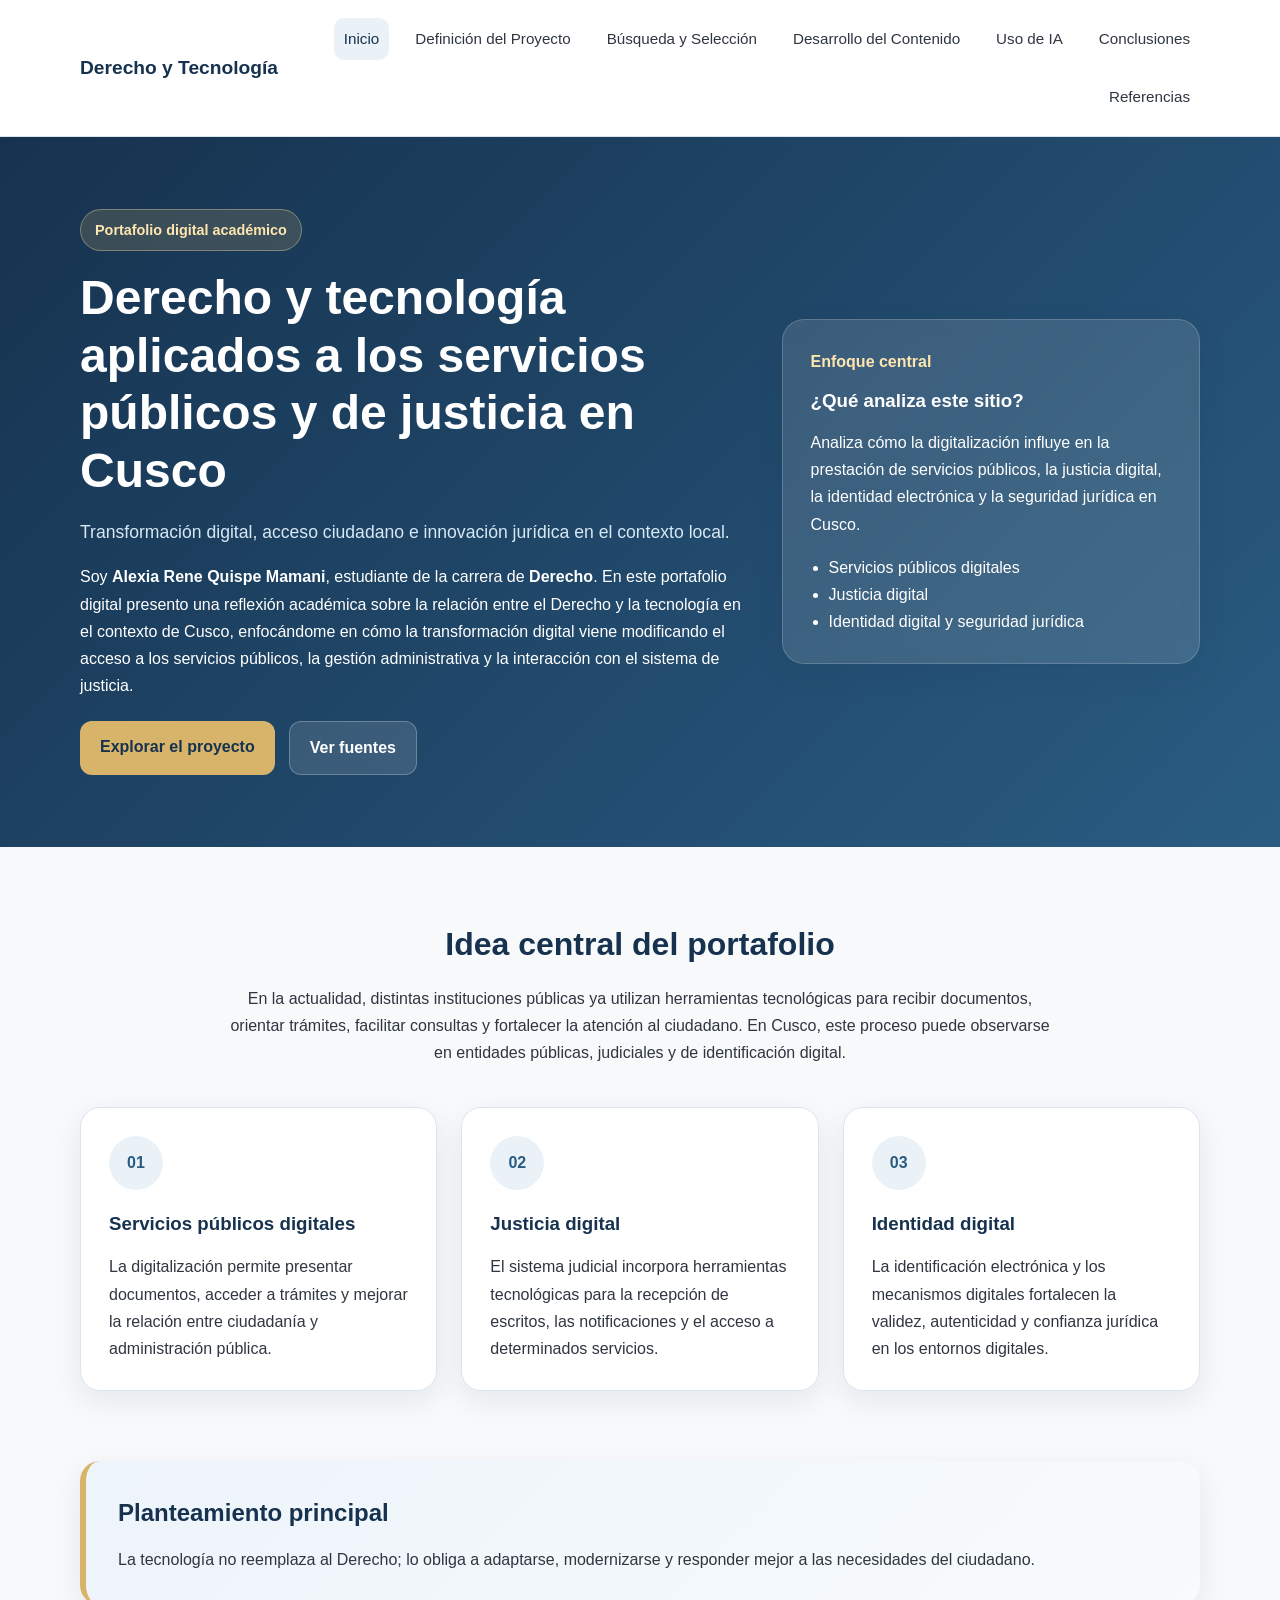
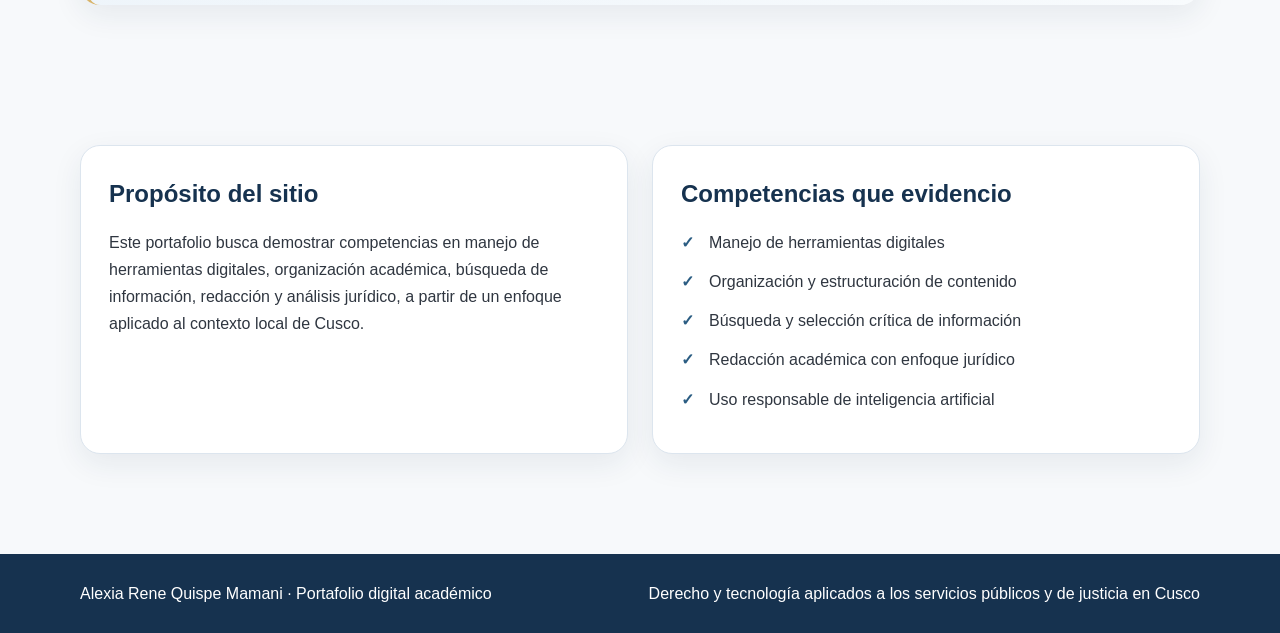
<file: index.html>
<!DOCTYPE html>
<html lang="es">
<head>
  <meta charset="UTF-8">
  <meta name="viewport" content="width=device-width, initial-scale=1.0">
  <title>Derecho y tecnología en Cusco</title>
  <link rel="stylesheet" href="style.css">
</head>
<body>
  <header class="site-header">
    <div class="container nav-container">
      <a href="index.html" class="logo">Derecho y Tecnología</a>
      <nav class="nav">
        <a href="index.html" class="active">Inicio</a>
        <a href="proyecto.html">Definición del Proyecto</a>
        <a href="busqueda.html">Búsqueda y Selección</a>
        <a href="contenido.html">Desarrollo del Contenido</a>
        <a href="ia.html">Uso de IA</a>
        <a href="conclusiones.html">Conclusiones</a>
        <a href="referencias.html">Referencias</a>
      </nav>
    </div>
  </header>

  <main>
    <section class="hero">
      <div class="container hero-grid">
        <div class="hero-text">
          <span class="badge">Portafolio digital académico</span>
          <h1>Derecho y tecnología aplicados a los servicios públicos y de justicia en Cusco</h1>
          <p class="subtitle">
            Transformación digital, acceso ciudadano e innovación jurídica en el contexto local.
          </p>
          <p>
            Soy <strong>Alexia Rene Quispe Mamani</strong>, estudiante de la carrera de
            <strong>Derecho</strong>. En este portafolio digital presento una reflexión académica
            sobre la relación entre el Derecho y la tecnología en el contexto de Cusco,
            enfocándome en cómo la transformación digital viene modificando el acceso a los
            servicios públicos, la gestión administrativa y la interacción con el sistema de justicia.
          </p>
          <div class="hero-actions">
            <a href="proyecto.html" class="btn btn-primary">Explorar el proyecto</a>
            <a href="referencias.html" class="btn btn-secondary">Ver fuentes</a>
          </div>
        </div>

        <div class="hero-card">
          <div class="hero-card-top">Enfoque central</div>
          <h3>¿Qué analiza este sitio?</h3>
          <p>
            Analiza cómo la digitalización influye en la prestación de servicios públicos,
            la justicia digital, la identidad electrónica y la seguridad jurídica en Cusco.
          </p>
          <ul>
            <li>Servicios públicos digitales</li>
            <li>Justicia digital</li>
            <li>Identidad digital y seguridad jurídica</li>
          </ul>
        </div>
      </div>
    </section>

    <section class="section">
      <div class="container">
        <div class="section-heading">
          <h2>Idea central del portafolio</h2>
          <p>
            En la actualidad, distintas instituciones públicas ya utilizan herramientas
            tecnológicas para recibir documentos, orientar trámites, facilitar consultas
            y fortalecer la atención al ciudadano. En Cusco, este proceso puede observarse
            en entidades públicas, judiciales y de identificación digital.
          </p>
        </div>

        <div class="cards">
          <article class="card">
            <div class="icon-circle">01</div>
            <h3>Servicios públicos digitales</h3>
            <p>
              La digitalización permite presentar documentos, acceder a trámites y mejorar
              la relación entre ciudadanía y administración pública.
            </p>
          </article>

          <article class="card">
            <div class="icon-circle">02</div>
            <h3>Justicia digital</h3>
            <p>
              El sistema judicial incorpora herramientas tecnológicas para la recepción de
              escritos, las notificaciones y el acceso a determinados servicios.
            </p>
          </article>

          <article class="card">
            <div class="icon-circle">03</div>
            <h3>Identidad digital</h3>
            <p>
              La identificación electrónica y los mecanismos digitales fortalecen la validez,
              autenticidad y confianza jurídica en los entornos digitales.
            </p>
          </article>
        </div>
      </div>
    </section>

    <section class="section section-highlight">
      <div class="container highlight-box">
        <h2>Planteamiento principal</h2>
        <p>
          La tecnología no reemplaza al Derecho; lo obliga a adaptarse, modernizarse y
          responder mejor a las necesidades del ciudadano.
        </p>
      </div>
    </section>

    <section class="section">
      <div class="container two-columns">
        <div class="content-box">
          <h2>Propósito del sitio</h2>
          <p>
            Este portafolio busca demostrar competencias en manejo de herramientas digitales,
            organización académica, búsqueda de información, redacción y análisis jurídico,
            a partir de un enfoque aplicado al contexto local de Cusco.
          </p>
        </div>

        <div class="content-box">
          <h2>Competencias que evidencio</h2>
          <ul class="check-list">
            <li>Manejo de herramientas digitales</li>
            <li>Organización y estructuración de contenido</li>
            <li>Búsqueda y selección crítica de información</li>
            <li>Redacción académica con enfoque jurídico</li>
            <li>Uso responsable de inteligencia artificial</li>
          </ul>
        </div>
      </div>
    </section>
  </main>

  <footer class="site-footer">
    <div class="container footer-content">
      <p>Alexia Rene Quispe Mamani · Portafolio digital académico</p>
      <p>Derecho y tecnología aplicados a los servicios públicos y de justicia en Cusco</p>
    </div>
  </footer>
</body>
</html>
</file>
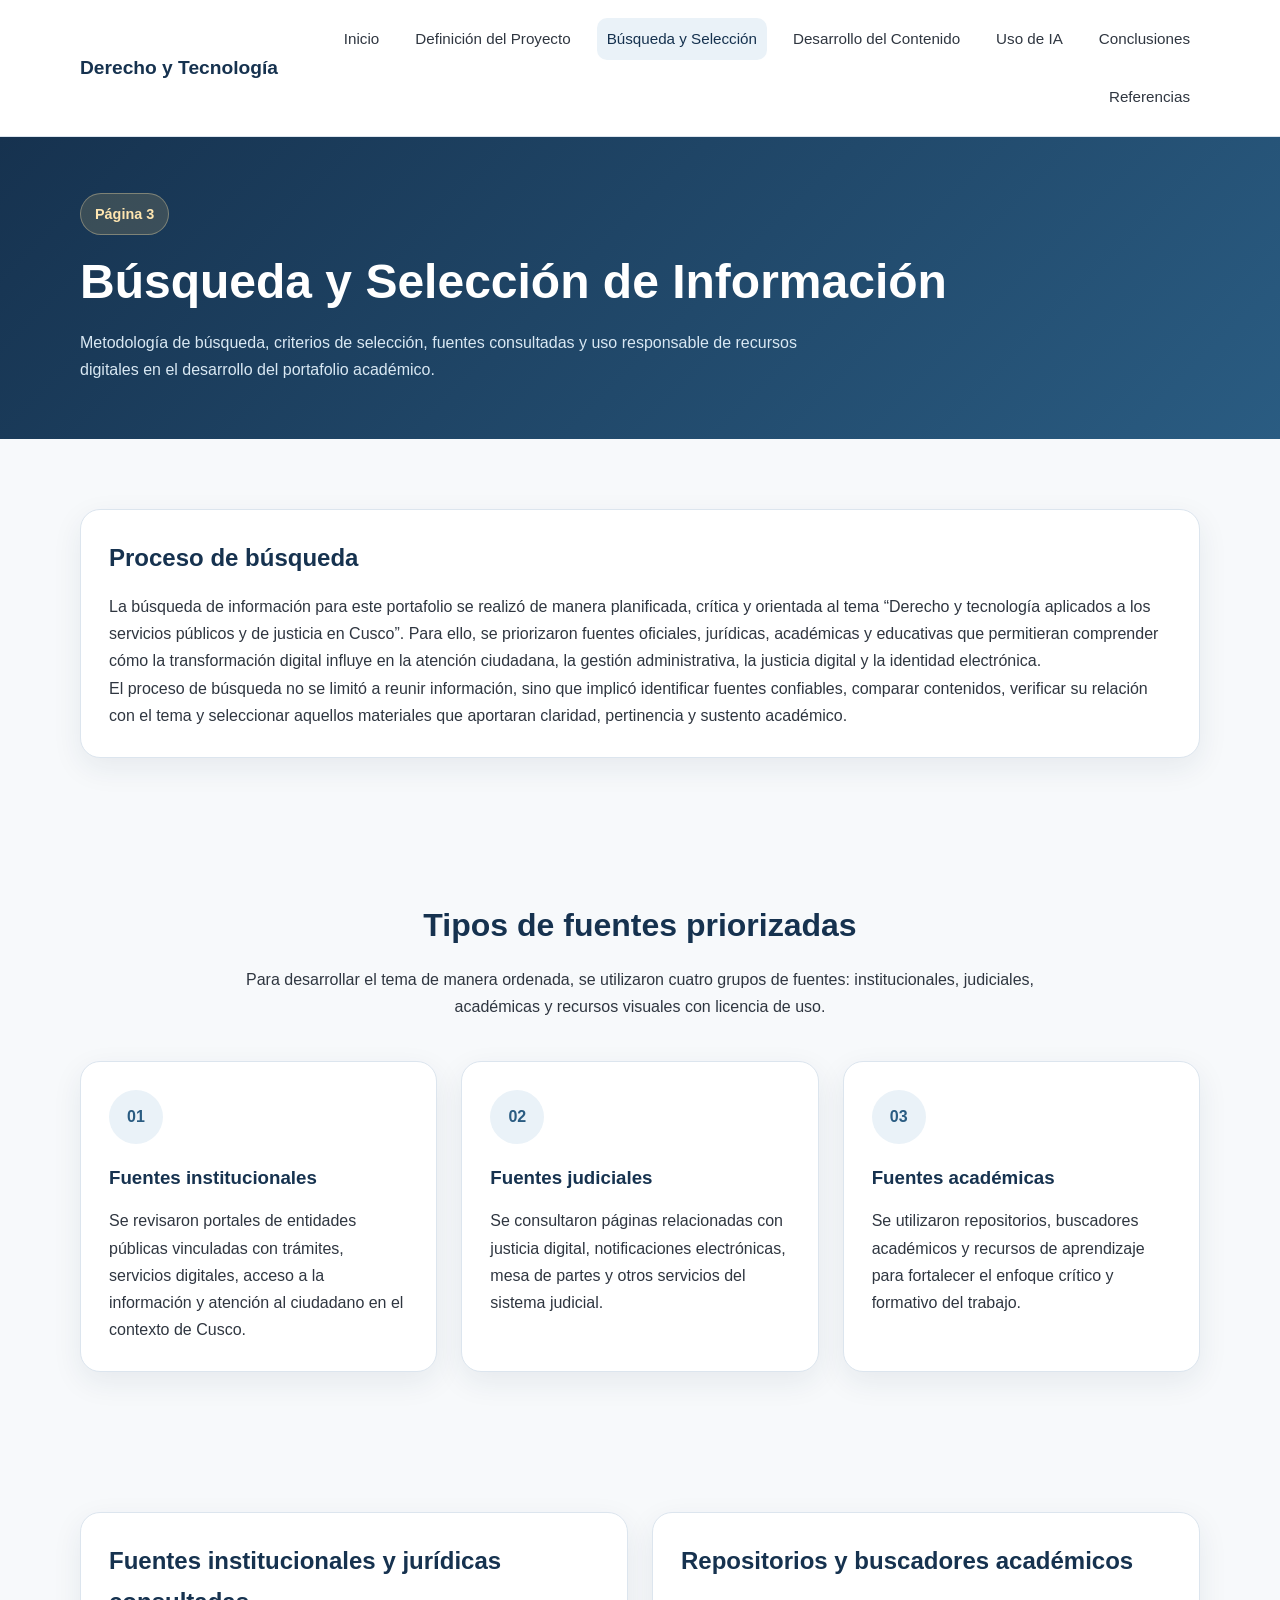
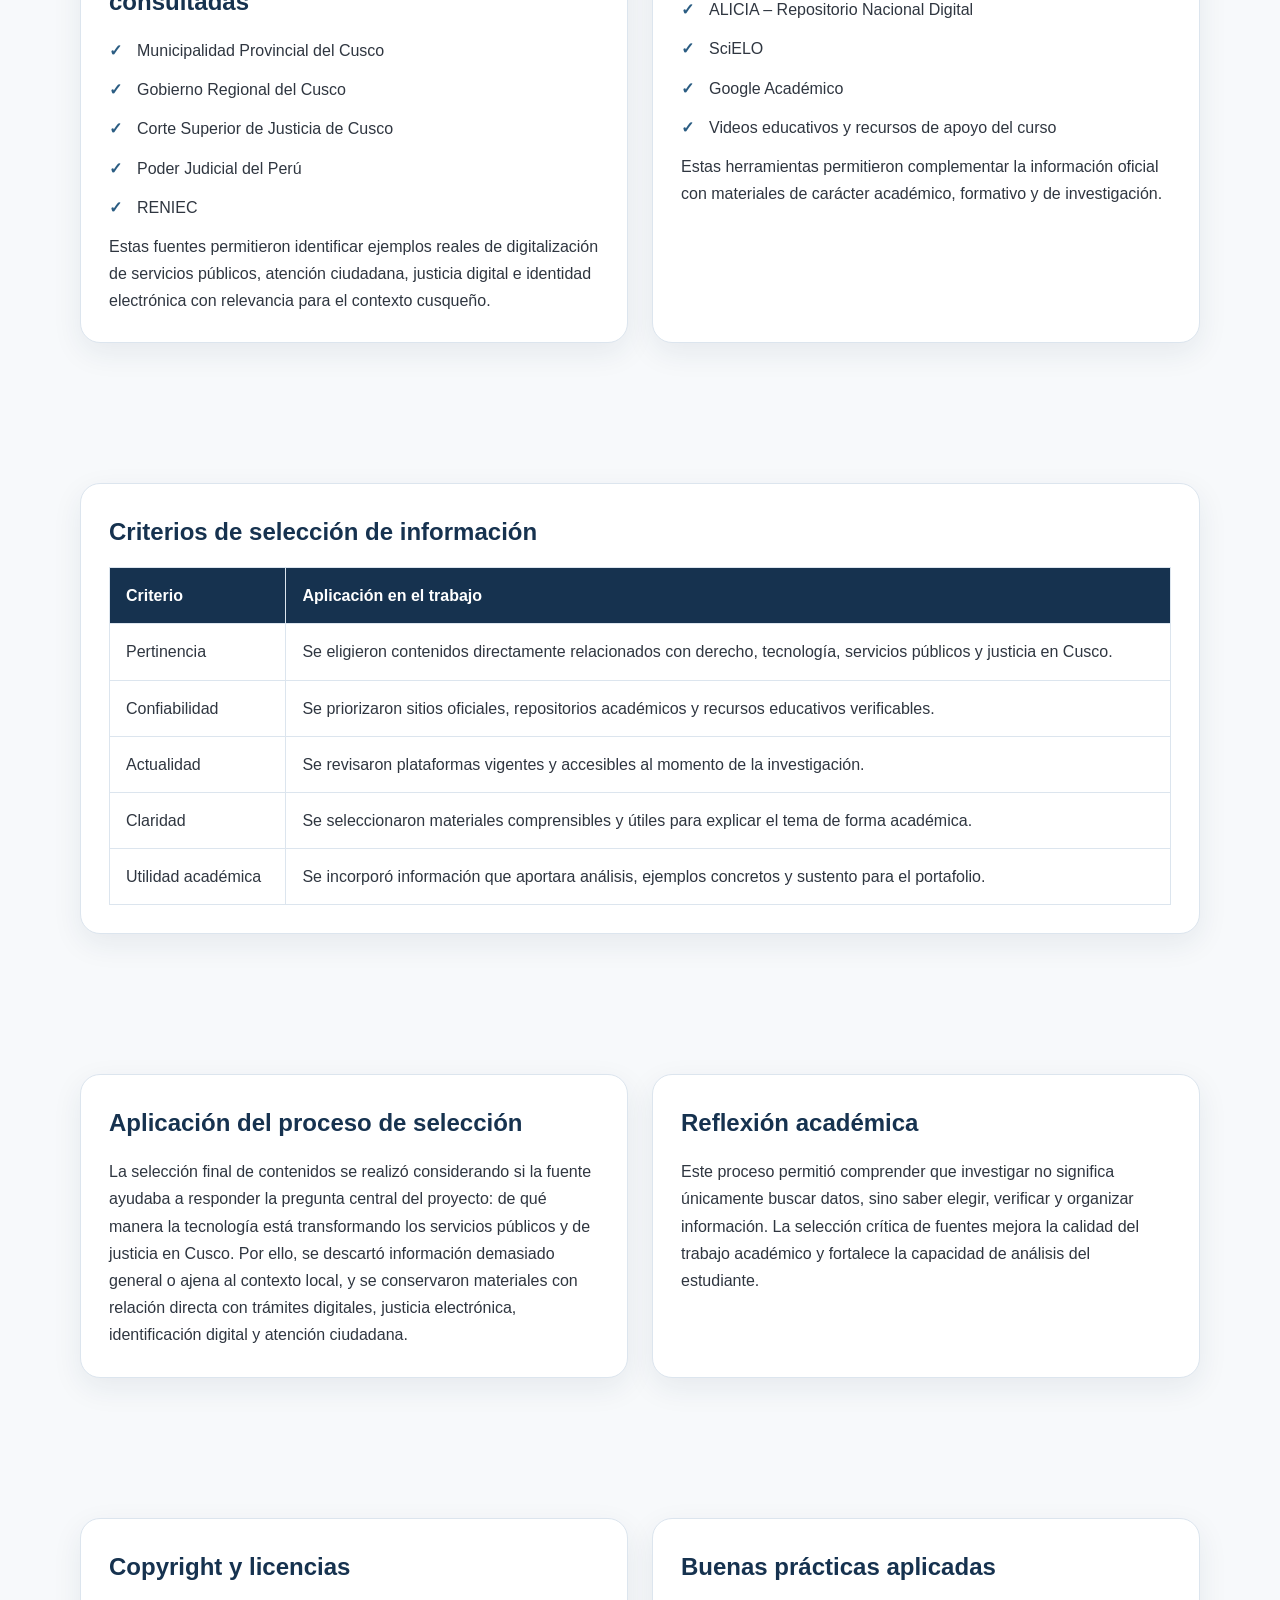
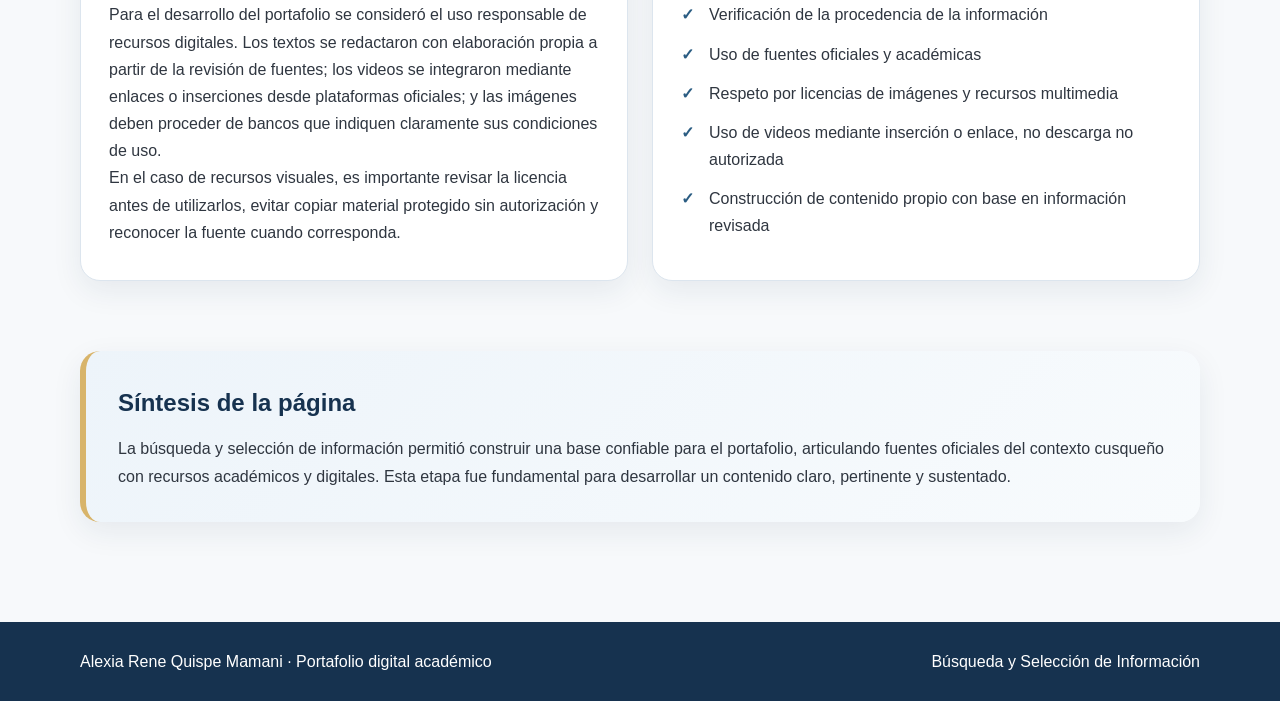
<file: busqueda.html>
<!DOCTYPE html>
<html lang="es">
<head>
  <meta charset="UTF-8">
  <meta name="viewport" content="width=device-width, initial-scale=1.0">
  <title>Búsqueda y Selección de Información</title>
  <link rel="stylesheet" href="style.css">
</head>
<body>
  <header class="site-header">
    <div class="container nav-container">
      <a href="index.html" class="logo">Derecho y Tecnología</a>
      <nav class="nav">
        <a href="index.html">Inicio</a>
        <a href="proyecto.html">Definición del Proyecto</a>
        <a href="busqueda.html" class="active">Búsqueda y Selección</a>
        <a href="contenido.html">Desarrollo del Contenido</a>
        <a href="ia.html">Uso de IA</a>
        <a href="conclusiones.html">Conclusiones</a>
        <a href="referencias.html">Referencias</a>
      </nav>
    </div>
  </header>

  <main>
    <section class="page-banner">
      <div class="container">
        <span class="badge">Página 3</span>
        <h1>Búsqueda y Selección de Información</h1>
        <p>
          Metodología de búsqueda, criterios de selección, fuentes consultadas y uso responsable
          de recursos digitales en el desarrollo del portafolio académico.
        </p>
      </div>
    </section>

    <section class="section">
      <div class="container">
        <div class="content-box">
          <h2>Proceso de búsqueda</h2>
          <p>
            La búsqueda de información para este portafolio se realizó de manera planificada,
            crítica y orientada al tema “Derecho y tecnología aplicados a los servicios públicos
            y de justicia en Cusco”. Para ello, se priorizaron fuentes oficiales, jurídicas,
            académicas y educativas que permitieran comprender cómo la transformación digital
            influye en la atención ciudadana, la gestión administrativa, la justicia digital y la identidad electrónica.
          </p>
          <p>
            El proceso de búsqueda no se limitó a reunir información, sino que implicó identificar
            fuentes confiables, comparar contenidos, verificar su relación con el tema y seleccionar
            aquellos materiales que aportaran claridad, pertinencia y sustento académico.
          </p>
        </div>
      </div>
    </section>

    <section class="section">
      <div class="container">
        <div class="section-heading">
          <h2>Tipos de fuentes priorizadas</h2>
          <p>
            Para desarrollar el tema de manera ordenada, se utilizaron cuatro grupos de fuentes:
            institucionales, judiciales, académicas y recursos visuales con licencia de uso.
          </p>
        </div>

        <div class="cards">
          <article class="card">
            <div class="icon-circle">01</div>
            <h3>Fuentes institucionales</h3>
            <p>
              Se revisaron portales de entidades públicas vinculadas con trámites, servicios
              digitales, acceso a la información y atención al ciudadano en el contexto de Cusco.
            </p>
          </article>

          <article class="card">
            <div class="icon-circle">02</div>
            <h3>Fuentes judiciales</h3>
            <p>
              Se consultaron páginas relacionadas con justicia digital, notificaciones electrónicas,
              mesa de partes y otros servicios del sistema judicial.
            </p>
          </article>

          <article class="card">
            <div class="icon-circle">03</div>
            <h3>Fuentes académicas</h3>
            <p>
              Se utilizaron repositorios, buscadores académicos y recursos de aprendizaje para
              fortalecer el enfoque crítico y formativo del trabajo.
            </p>
          </article>
        </div>
      </div>
    </section>

    <section class="section">
      <div class="container two-columns">
        <div class="content-box">
          <h2>Fuentes institucionales y jurídicas consultadas</h2>
          <ul class="check-list">
            <li>Municipalidad Provincial del Cusco</li>
            <li>Gobierno Regional del Cusco</li>
            <li>Corte Superior de Justicia de Cusco</li>
            <li>Poder Judicial del Perú</li>
            <li>RENIEC</li>
          </ul>
          <p>
            Estas fuentes permitieron identificar ejemplos reales de digitalización de servicios públicos,
            atención ciudadana, justicia digital e identidad electrónica con relevancia para el contexto cusqueño.
          </p>
        </div>

        <div class="content-box">
          <h2>Repositorios y buscadores académicos</h2>
          <ul class="check-list">
            <li>ALICIA – Repositorio Nacional Digital</li>
            <li>SciELO</li>
            <li>Google Académico</li>
            <li>Videos educativos y recursos de apoyo del curso</li>
          </ul>
          <p>
            Estas herramientas permitieron complementar la información oficial con materiales de carácter académico,
            formativo y de investigación.
          </p>
        </div>
      </div>
    </section>

    <section class="section">
      <div class="container">
        <div class="content-box">
          <h2>Criterios de selección de información</h2>
          <div class="table-wrapper">
            <table>
              <thead>
                <tr>
                  <th>Criterio</th>
                  <th>Aplicación en el trabajo</th>
                </tr>
              </thead>
              <tbody>
                <tr>
                  <td>Pertinencia</td>
                  <td>Se eligieron contenidos directamente relacionados con derecho, tecnología, servicios públicos y justicia en Cusco.</td>
                </tr>
                <tr>
                  <td>Confiabilidad</td>
                  <td>Se priorizaron sitios oficiales, repositorios académicos y recursos educativos verificables.</td>
                </tr>
                <tr>
                  <td>Actualidad</td>
                  <td>Se revisaron plataformas vigentes y accesibles al momento de la investigación.</td>
                </tr>
                <tr>
                  <td>Claridad</td>
                  <td>Se seleccionaron materiales comprensibles y útiles para explicar el tema de forma académica.</td>
                </tr>
                <tr>
                  <td>Utilidad académica</td>
                  <td>Se incorporó información que aportara análisis, ejemplos concretos y sustento para el portafolio.</td>
                </tr>
              </tbody>
            </table>
          </div>
        </div>
      </div>
    </section>

    <section class="section">
      <div class="container two-columns">
        <div class="content-box">
          <h2>Aplicación del proceso de selección</h2>
          <p>
            La selección final de contenidos se realizó considerando si la fuente ayudaba a responder
            la pregunta central del proyecto: de qué manera la tecnología está transformando los servicios
            públicos y de justicia en Cusco. Por ello, se descartó información demasiado general o ajena
            al contexto local, y se conservaron materiales con relación directa con trámites digitales,
            justicia electrónica, identificación digital y atención ciudadana.
          </p>
        </div>

        <div class="content-box">
          <h2>Reflexión académica</h2>
          <p>
            Este proceso permitió comprender que investigar no significa únicamente buscar datos,
            sino saber elegir, verificar y organizar información. La selección crítica de fuentes
            mejora la calidad del trabajo académico y fortalece la capacidad de análisis del estudiante.
          </p>
        </div>
      </div>
    </section>

    <section class="section">
      <div class="container two-columns">
        <div class="content-box">
          <h2>Copyright y licencias</h2>
          <p>
            Para el desarrollo del portafolio se consideró el uso responsable de recursos digitales.
            Los textos se redactaron con elaboración propia a partir de la revisión de fuentes; los videos
            se integraron mediante enlaces o inserciones desde plataformas oficiales; y las imágenes deben
            proceder de bancos que indiquen claramente sus condiciones de uso.
          </p>
          <p>
            En el caso de recursos visuales, es importante revisar la licencia antes de utilizarlos,
            evitar copiar material protegido sin autorización y reconocer la fuente cuando corresponda.
          </p>
        </div>

        <div class="content-box">
          <h2>Buenas prácticas aplicadas</h2>
          <ul class="check-list">
            <li>Verificación de la procedencia de la información</li>
            <li>Uso de fuentes oficiales y académicas</li>
            <li>Respeto por licencias de imágenes y recursos multimedia</li>
            <li>Uso de videos mediante inserción o enlace, no descarga no autorizada</li>
            <li>Construcción de contenido propio con base en información revisada</li>
          </ul>
        </div>
      </div>
    </section>

    <section class="section section-highlight">
      <div class="container highlight-box">
        <h2>Síntesis de la página</h2>
        <p>
          La búsqueda y selección de información permitió construir una base confiable para el portafolio,
          articulando fuentes oficiales del contexto cusqueño con recursos académicos y digitales.
          Esta etapa fue fundamental para desarrollar un contenido claro, pertinente y sustentado.
        </p>
      </div>
    </section>
  </main>

  <footer class="site-footer">
    <div class="container footer-content">
      <p>Alexia Rene Quispe Mamani · Portafolio digital académico</p>
      <p>Búsqueda y Selección de Información</p>
    </div>
  </footer>
</body>
</html>
</file>
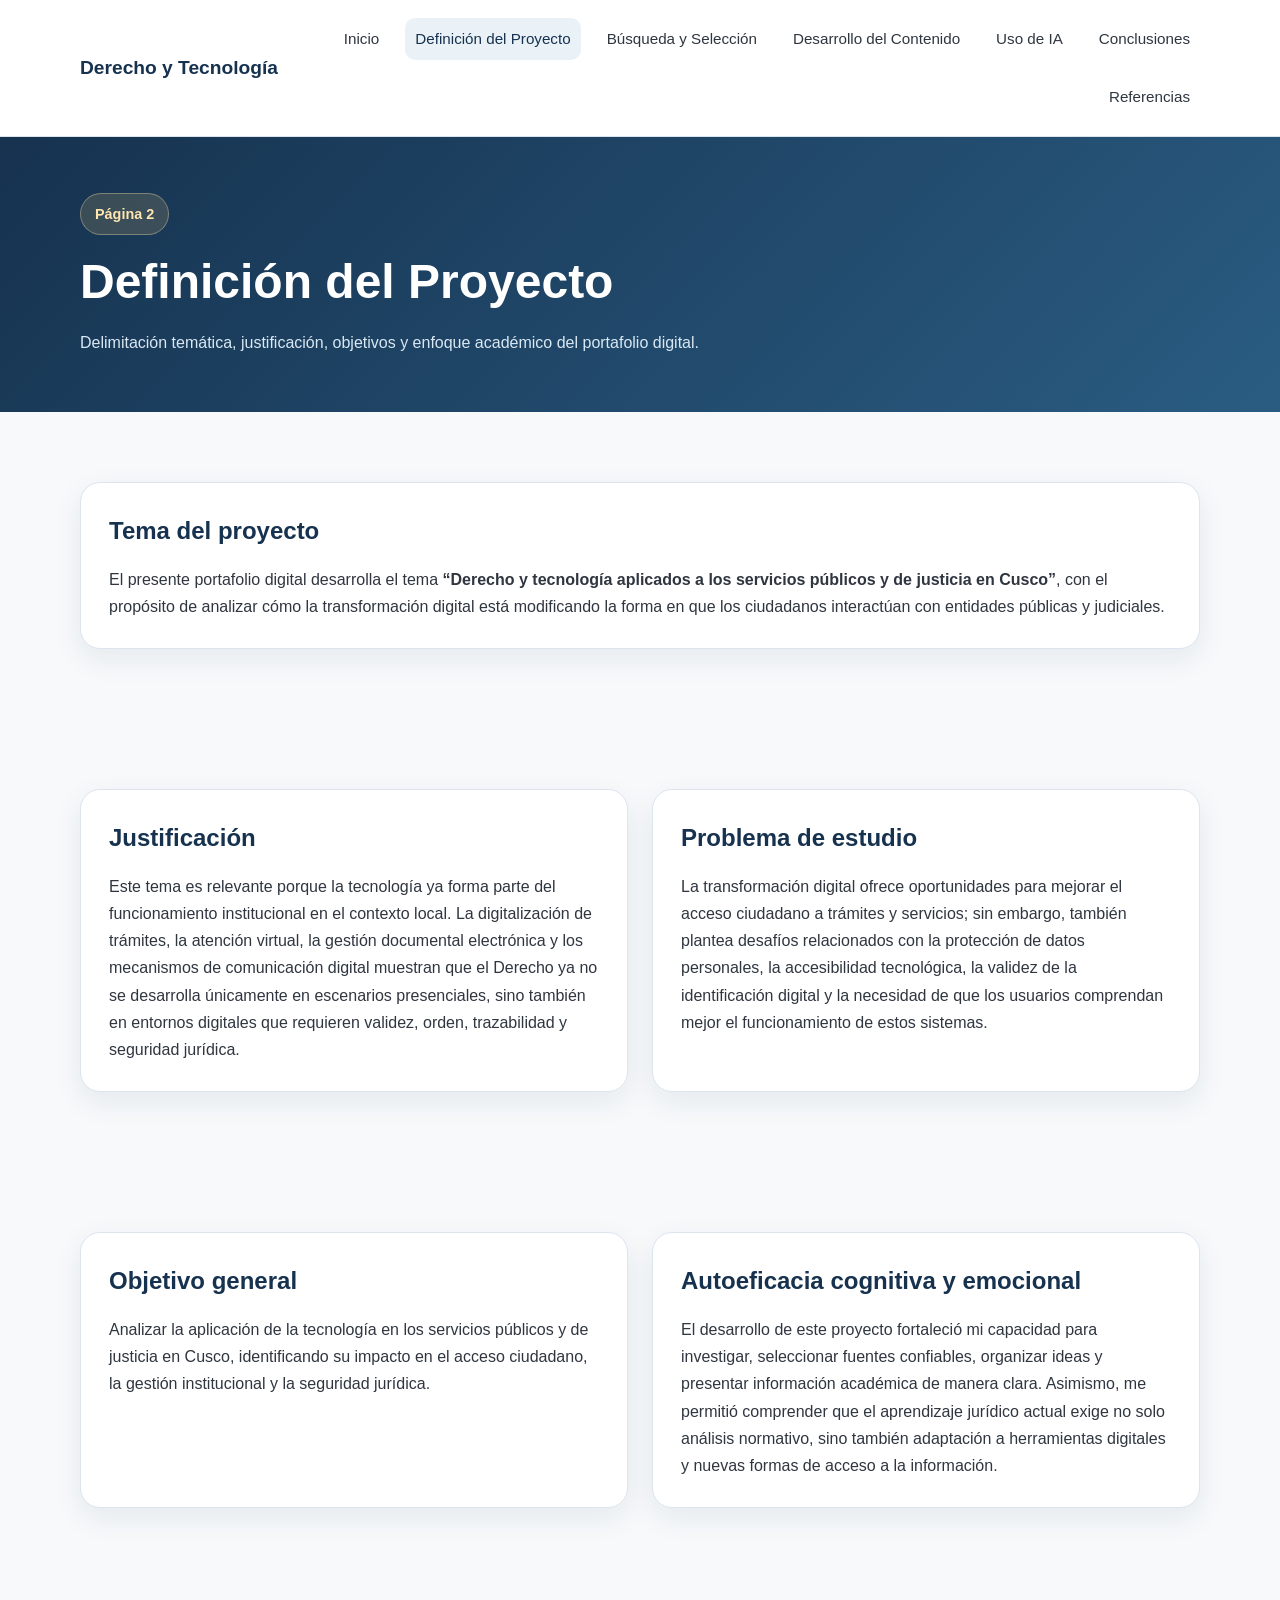
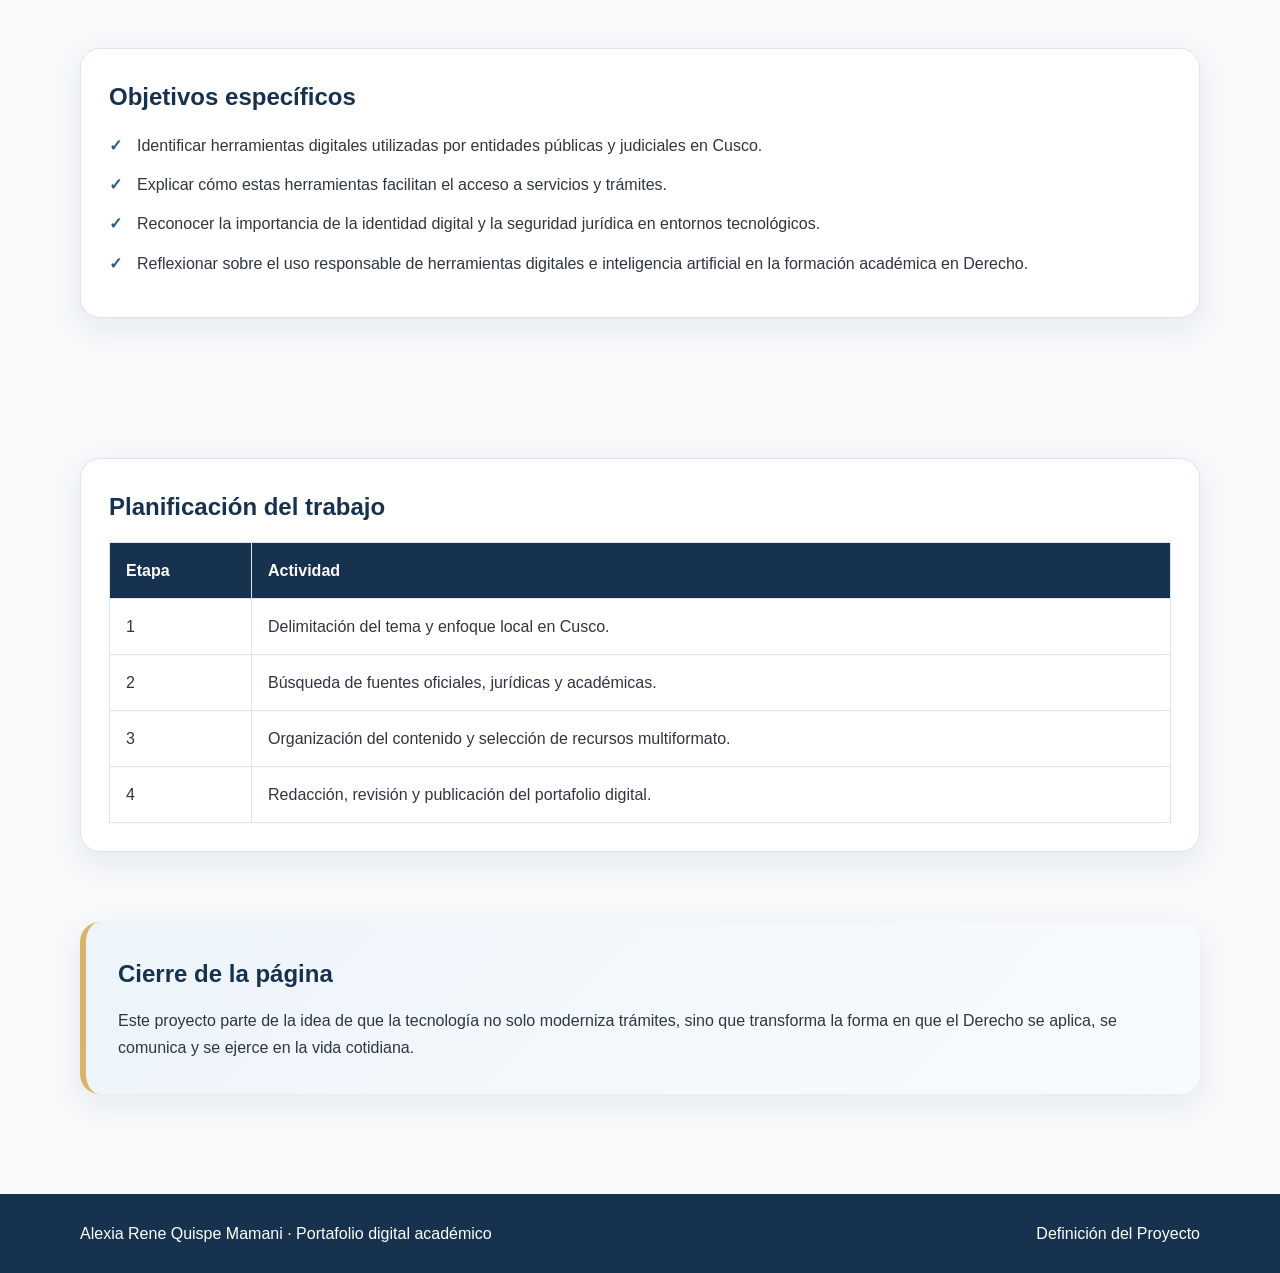
<file: proyecto.html>
<!DOCTYPE html>
<html lang="es">
<head>
  <meta charset="UTF-8">
  <meta name="viewport" content="width=device-width, initial-scale=1.0">
  <title>Definición del Proyecto</title>
  <link rel="stylesheet" href="style.css">
</head>
<body>
  <header class="site-header">
    <div class="container nav-container">
      <a href="index.html" class="logo">Derecho y Tecnología</a>
      <nav class="nav">
        <a href="index.html">Inicio</a>
        <a href="proyecto.html" class="active">Definición del Proyecto</a>
        <a href="busqueda.html">Búsqueda y Selección</a>
        <a href="contenido.html">Desarrollo del Contenido</a>
        <a href="ia.html">Uso de IA</a>
        <a href="conclusiones.html">Conclusiones</a>
        <a href="referencias.html">Referencias</a>
      </nav>
    </div>
  </header>

  <main>
    <section class="page-banner">
      <div class="container">
        <span class="badge">Página 2</span>
        <h1>Definición del Proyecto</h1>
        <p>
          Delimitación temática, justificación, objetivos y enfoque académico del portafolio digital.
        </p>
      </div>
    </section>

    <section class="section">
      <div class="container">
        <div class="content-box">
          <h2>Tema del proyecto</h2>
          <p>
            El presente portafolio digital desarrolla el tema
            <strong>“Derecho y tecnología aplicados a los servicios públicos y de justicia en Cusco”</strong>,
            con el propósito de analizar cómo la transformación digital está modificando
            la forma en que los ciudadanos interactúan con entidades públicas y judiciales.
          </p>
        </div>
      </div>
    </section>

    <section class="section">
      <div class="container two-columns">
        <div class="content-box">
          <h2>Justificación</h2>
          <p>
            Este tema es relevante porque la tecnología ya forma parte del funcionamiento
            institucional en el contexto local. La digitalización de trámites, la atención
            virtual, la gestión documental electrónica y los mecanismos de comunicación digital
            muestran que el Derecho ya no se desarrolla únicamente en escenarios presenciales,
            sino también en entornos digitales que requieren validez, orden, trazabilidad
            y seguridad jurídica.
          </p>
        </div>

        <div class="content-box">
          <h2>Problema de estudio</h2>
          <p>
            La transformación digital ofrece oportunidades para mejorar el acceso ciudadano
            a trámites y servicios; sin embargo, también plantea desafíos relacionados con
            la protección de datos personales, la accesibilidad tecnológica, la validez de
            la identificación digital y la necesidad de que los usuarios comprendan mejor
            el funcionamiento de estos sistemas.
          </p>
        </div>
      </div>
    </section>

    <section class="section">
      <div class="container two-columns">
        <div class="content-box">
          <h2>Objetivo general</h2>
          <p>
            Analizar la aplicación de la tecnología en los servicios públicos y de justicia
            en Cusco, identificando su impacto en el acceso ciudadano, la gestión institucional
            y la seguridad jurídica.
          </p>
        </div>

        <div class="content-box">
          <h2>Autoeficacia cognitiva y emocional</h2>
          <p>
            El desarrollo de este proyecto fortaleció mi capacidad para investigar,
            seleccionar fuentes confiables, organizar ideas y presentar información
            académica de manera clara. Asimismo, me permitió comprender que el aprendizaje
            jurídico actual exige no solo análisis normativo, sino también adaptación a
            herramientas digitales y nuevas formas de acceso a la información.
          </p>
        </div>
      </div>
    </section>

    <section class="section">
      <div class="container">
        <div class="content-box">
          <h2>Objetivos específicos</h2>
          <ul class="check-list">
            <li>Identificar herramientas digitales utilizadas por entidades públicas y judiciales en Cusco.</li>
            <li>Explicar cómo estas herramientas facilitan el acceso a servicios y trámites.</li>
            <li>Reconocer la importancia de la identidad digital y la seguridad jurídica en entornos tecnológicos.</li>
            <li>Reflexionar sobre el uso responsable de herramientas digitales e inteligencia artificial en la formación académica en Derecho.</li>
          </ul>
        </div>
      </div>
    </section>

    <section class="section">
      <div class="container">
        <div class="content-box">
          <h2>Planificación del trabajo</h2>
          <div class="table-wrapper">
            <table>
              <thead>
                <tr>
                  <th>Etapa</th>
                  <th>Actividad</th>
                </tr>
              </thead>
              <tbody>
                <tr>
                  <td>1</td>
                  <td>Delimitación del tema y enfoque local en Cusco.</td>
                </tr>
                <tr>
                  <td>2</td>
                  <td>Búsqueda de fuentes oficiales, jurídicas y académicas.</td>
                </tr>
                <tr>
                  <td>3</td>
                  <td>Organización del contenido y selección de recursos multiformato.</td>
                </tr>
                <tr>
                  <td>4</td>
                  <td>Redacción, revisión y publicación del portafolio digital.</td>
                </tr>
              </tbody>
            </table>
          </div>
        </div>
      </div>
    </section>

    <section class="section section-highlight">
      <div class="container highlight-box">
        <h2>Cierre de la página</h2>
        <p>
          Este proyecto parte de la idea de que la tecnología no solo moderniza trámites,
          sino que transforma la forma en que el Derecho se aplica, se comunica y se ejerce
          en la vida cotidiana.
        </p>
      </div>
    </section>
  </main>

  <footer class="site-footer">
    <div class="container footer-content">
      <p>Alexia Rene Quispe Mamani · Portafolio digital académico</p>
      <p>Definición del Proyecto</p>
    </div>
  </footer>
</body>
</html>
</file>
<file: style.css>
:root {
  --primary: #16324f;
  --secondary: #2a5c82;
  --accent: #d8b46a;
  --light: #f7f9fb;
  --soft: #eaf2f8;
  --text: #2f3640;
  --white: #ffffff;
  --border: #dce5ee;
  --shadow: 0 10px 30px rgba(22, 50, 79, 0.08);
}

* {
  margin: 0;
  padding: 0;
  box-sizing: border-box;
}

html {
  scroll-behavior: smooth;
}

body {
  font-family: "Segoe UI", Arial, sans-serif;
  color: var(--text);
  background: var(--light);
  line-height: 1.7;
}

a {
  text-decoration: none;
  color: inherit;
}

.container {
  width: min(1120px, 92%);
  margin: 0 auto;
}

.site-header {
  background: var(--white);
  border-bottom: 1px solid var(--border);
  position: sticky;
  top: 0;
  z-index: 100;
}

.nav-container {
  display: flex;
  align-items: center;
  justify-content: space-between;
  gap: 20px;
  padding: 18px 0;
}

.logo {
  font-size: 1.2rem;
  font-weight: 800;
  color: var(--primary);
  white-space: nowrap;
}

.nav {
  display: flex;
  gap: 16px;
  flex-wrap: wrap;
  justify-content: flex-end;
}

.nav a {
  color: var(--text);
  font-size: 0.95rem;
  padding: 8px 10px;
  border-radius: 10px;
  transition: 0.25s ease;
}

.nav a:hover,
.nav a.active {
  background: var(--soft);
  color: var(--primary);
}

.hero {
  background: linear-gradient(135deg, #16324f 0%, #2a5c82 100%);
  color: var(--white);
  padding: 72px 0;
}

.hero-grid {
  display: grid;
  grid-template-columns: 1.6fr 1fr;
  gap: 32px;
  align-items: center;
}

.hero h1,
.page-banner h1 {
  font-size: clamp(2rem, 4vw, 3rem);
  line-height: 1.2;
  margin-bottom: 18px;
}

.subtitle {
  font-size: 1.1rem;
  color: #d7e8f5;
  margin-bottom: 18px;
}

.hero p {
  margin-bottom: 16px;
}

.badge {
  display: inline-block;
  background: rgba(216, 180, 106, 0.18);
  color: #ffe6b0;
  border: 1px solid rgba(255, 230, 176, 0.35);
  padding: 8px 14px;
  border-radius: 999px;
  font-size: 0.9rem;
  font-weight: 700;
  margin-bottom: 18px;
}

.hero-actions {
  display: flex;
  gap: 14px;
  flex-wrap: wrap;
  margin-top: 22px;
}

.btn {
  display: inline-block;
  padding: 12px 20px;
  border-radius: 12px;
  font-weight: 700;
  transition: 0.25s ease;
}

.btn-primary {
  background: var(--accent);
  color: var(--primary);
}

.btn-primary:hover {
  transform: translateY(-2px);
}

.btn-secondary {
  background: rgba(255, 255, 255, 0.12);
  color: var(--white);
  border: 1px solid rgba(255, 255, 255, 0.25);
}

.btn-secondary:hover {
  background: rgba(255, 255, 255, 0.18);
}

.hero-card {
  background: rgba(255, 255, 255, 0.12);
  border: 1px solid rgba(255, 255, 255, 0.18);
  backdrop-filter: blur(8px);
  padding: 28px;
  border-radius: 22px;
  box-shadow: var(--shadow);
}

.hero-card-top {
  color: #ffe6b0;
  font-weight: 700;
  margin-bottom: 10px;
}

.hero-card h3 {
  margin-bottom: 12px;
}

.hero-card ul {
  padding-left: 18px;
  margin-top: 12px;
}

.page-banner {
  background: linear-gradient(135deg, #16324f 0%, #2a5c82 100%);
  color: var(--white);
  padding: 56px 0;
}

.page-banner p {
  max-width: 780px;
  color: #d9e8f3;
}

.section {
  padding: 70px 0;
}

.section-heading {
  text-align: center;
  max-width: 820px;
  margin: 0 auto 40px;
}

.section-heading h2 {
  color: var(--primary);
  font-size: 2rem;
  margin-bottom: 14px;
}

.cards {
  display: grid;
  grid-template-columns: repeat(3, 1fr);
  gap: 24px;
}

.card,
.content-box {
  background: var(--white);
  border-radius: 20px;
  padding: 28px;
  box-shadow: var(--shadow);
  border: 1px solid var(--border);
}

.card h3,
.content-box h2 {
  color: var(--primary);
  margin-bottom: 14px;
}

.icon-circle {
  width: 54px;
  height: 54px;
  border-radius: 50%;
  background: var(--soft);
  color: var(--secondary);
  display: flex;
  align-items: center;
  justify-content: center;
  font-weight: 800;
  margin-bottom: 18px;
}

.section-highlight {
  padding-top: 0;
}

.highlight-box {
  background: linear-gradient(135deg, #edf4fa 0%, #f8fbfd 100%);
  border-left: 6px solid var(--accent);
  padding: 32px;
  border-radius: 20px;
  box-shadow: var(--shadow);
}

.highlight-box h2 {
  color: var(--primary);
  margin-bottom: 12px;
}

.two-columns {
  display: grid;
  grid-template-columns: 1fr 1fr;
  gap: 24px;
}

.check-list {
  list-style: none;
  padding-left: 0;
}

.check-list li {
  position: relative;
  padding-left: 28px;
  margin-bottom: 12px;
}

.check-list li::before {
  content: "✓";
  position: absolute;
  left: 0;
  top: 0;
  color: var(--secondary);
  font-weight: 800;
}

.table-wrapper {
  overflow-x: auto;
  margin-top: 10px;
}

table {
  width: 100%;
  border-collapse: collapse;
  background: var(--white);
}

table th,
table td {
  padding: 14px 16px;
  border: 1px solid var(--border);
  text-align: left;
}

table th {
  background: var(--primary);
  color: var(--white);
}

.site-footer {
  background: var(--primary);
  color: var(--white);
  padding: 26px 0;
  margin-top: 30px;
}

.footer-content {
  display: flex;
  justify-content: space-between;
  gap: 16px;
  flex-wrap: wrap;
}

@media (max-width: 900px) {
  .hero-grid,
  .cards,
  .two-columns {
    grid-template-columns: 1fr;
  }

  .nav-container {
    flex-direction: column;
    align-items: flex-start;
  }

  .nav {
    justify-content: flex-start;
  }
}
</file>
